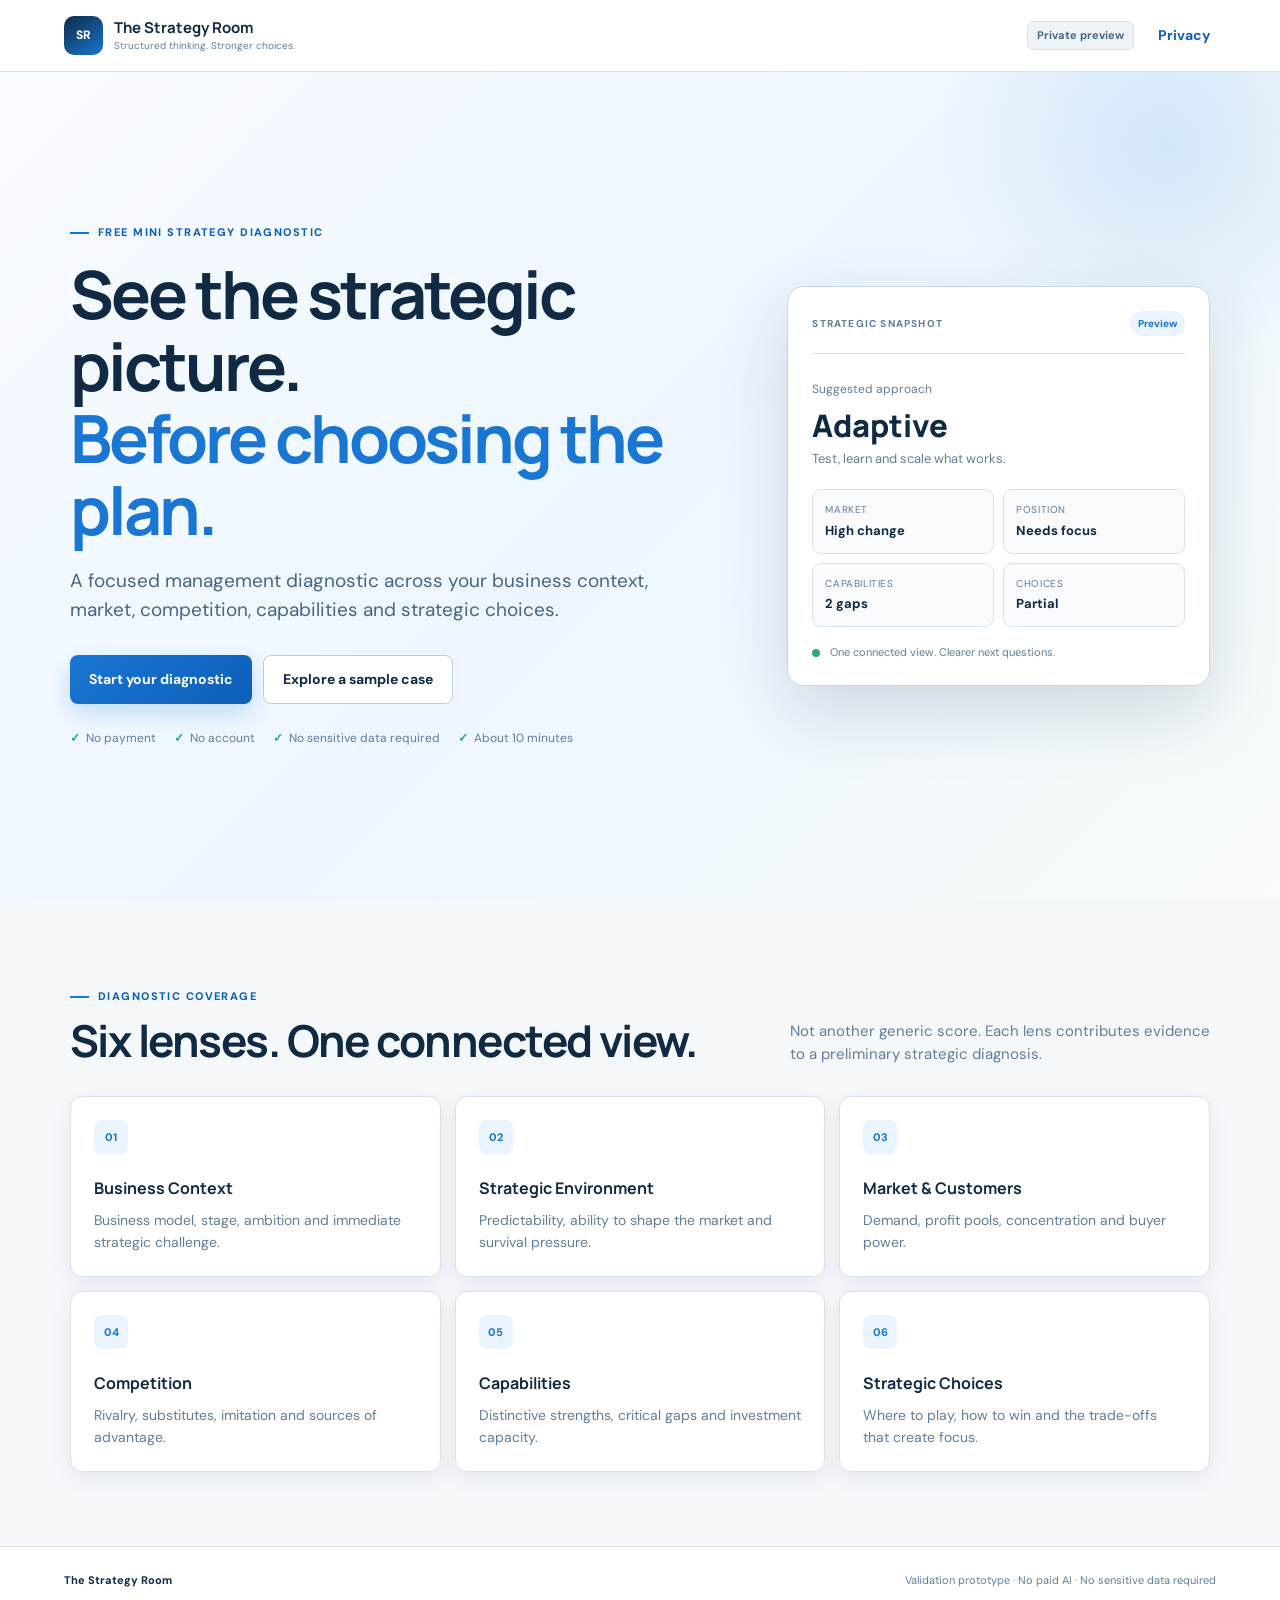
<file: index.html>
<!doctype html>
<html lang="en" dir="ltr">
<head>
  <meta charset="utf-8"><meta name="viewport" content="width=device-width, initial-scale=1">
  <meta name="description" content="A free, structured strategy diagnostic for leadership teams.">
  <title>The Strategy Room | Mini Strategy Diagnostic</title>
  <link rel="preconnect" href="https://fonts.googleapis.com"><link rel="preconnect" href="https://fonts.gstatic.com" crossorigin>
  <link href="https://fonts.googleapis.com/css2?family=DM+Sans:wght@400;500;600;700&family=Manrope:wght@500;600;700;800&display=swap" rel="stylesheet">
  <link rel="stylesheet" href="styles.css">
</head>
<body>
  <header class="site-header"><a class="brand" href="#top" aria-label="The Strategy Room home"><span class="brand-mark">SR</span><span><b>The Strategy Room</b><small>Structured thinking. Stronger choices.</small></span></a><div class="header-actions"><span class="prototype-chip">Private preview</span><button class="text-button" id="privacyOpen">Privacy</button></div></header>
  <main id="top">
    <section class="hero section" data-screen="landing"><div class="hero-layout"><div class="hero-content"><div class="eyebrow"><i></i> FREE MINI STRATEGY DIAGNOSTIC</div><h1>See the strategic picture.<br><span>Before choosing the plan.</span></h1><p class="hero-copy">A focused management diagnostic across your business context, market, competition, capabilities and strategic choices.</p><div class="hero-actions"><button class="primary-button" data-action="begin">Start your diagnostic</button><button class="secondary-button" data-action="sample">Explore a sample case</button></div><div class="trust-row"><span>No payment</span><span>No account</span><span>No sensitive data required</span><span>About 10 minutes</span></div></div><aside class="diagnostic-preview" aria-label="Diagnostic output preview"><div class="preview-top"><span>STRATEGIC SNAPSHOT</span><span class="status-pill">Preview</span></div><div class="preview-score"><small>Suggested approach</small><strong>Adaptive</strong><p>Test, learn and scale what works.</p></div><div class="signal-grid"><div><small>Market</small><b>High change</b></div><div><small>Position</small><b>Needs focus</b></div><div><small>Capabilities</small><b>2 gaps</b></div><div><small>Choices</small><b>Partial</b></div></div><div class="preview-footer"><span></span><p>One connected view. Clearer next questions.</p></div></aside></div></section>
    <section class="section compact-section" aria-labelledby="what-test"><div class="section-heading"><div><div class="eyebrow"><i></i> DIAGNOSTIC COVERAGE</div><h2 id="what-test">Six lenses. One connected view.</h2></div><p>Not another generic score. Each lens contributes evidence to a preliminary strategic diagnosis.</p></div><div class="dimension-grid"><article><span class="card-icon">01</span><b>Business Context</b><p>Business model, stage, ambition and immediate strategic challenge.</p></article><article><span class="card-icon">02</span><b>Strategic Environment</b><p>Predictability, ability to shape the market and survival pressure.</p></article><article><span class="card-icon">03</span><b>Market & Customers</b><p>Demand, profit pools, concentration and buyer power.</p></article><article><span class="card-icon">04</span><b>Competition</b><p>Rivalry, substitutes, imitation and sources of advantage.</p></article><article><span class="card-icon">05</span><b>Capabilities</b><p>Distinctive strengths, critical gaps and investment capacity.</p></article><article><span class="card-icon">06</span><b>Strategic Choices</b><p>Where to play, how to win and the trade-offs that create focus.</p></article></div></section>
    <section class="section path-section" id="paths" hidden><div class="page-kicker">STEP 1 OF 4</div><h2>Choose your starting point</h2><p class="section-intro">Use a ready-made sample or work with information you are comfortable sharing.</p><div class="path-grid"><button class="path-card" data-path="build"><span class="path-icon">＋</span><b>Build Your Strategy</b><p>Connect business context, environment, market, capabilities and choices.</p><em>Start from scratch</em></button><button class="path-card" data-path="challenge"><span class="path-icon">✓</span><b>Challenge Your Business Plan</b><p>Stress-test a plan for gaps, contradictions, weak choices and execution risk.</p><em>Review an existing plan</em></button></div></section>
    <section class="section input-section" id="dataChoice" hidden><div class="page-kicker">STEP 2 OF 4</div><h2>Choose your information level</h2><p class="section-intro">You do not need to provide a company name or confidential information.</p><div class="choice-list"><button data-data-mode="sample"><span class="choice-icon">S</span><span><b>Ready-made sample company</b><small>The fastest way to explore the experience.</small></span></button><button data-data-mode="approximate"><span class="choice-icon">≈</span><span><b>Approximate information</b><small>Use ranges and general descriptions.</small></span></button><button data-data-mode="custom"><span class="choice-icon">C</span><span><b>Your own information</b><small>Real or hypothetical—you decide.</small></span></button></div></section>
    <section class="section assessment-section" id="assessment" hidden><div class="assessment-header"><div><div class="page-kicker">STEP 3 OF 4</div><h2 id="assessmentTitle">Mini Strategy Diagnostic</h2></div><div class="progress-wrap"><span id="progressText">0%</span><div class="progress-track"><i id="progressBar"></i></div></div></div><form id="assessmentForm" novalidate><div id="questionHost"></div><div class="form-actions"><button type="button" class="secondary-button" id="prevQuestion">Back</button><button type="button" class="primary-button" id="nextQuestion">Continue</button></div></form><button class="help-fab" id="helpOpen" type="button"><span>?</span> Help & feedback</button></section>
    <section class="section results-section" id="results" hidden><div class="page-kicker">STEP 4 OF 4</div><div class="results-hero"><div><div class="eyebrow"><i></i> YOUR MINI STRATEGY DIAGNOSTIC</div><h2>Preliminary strategic diagnosis</h2><p id="contextSummary">A structured reading of your answers—not a substitute for full analysis or management judgement.</p></div><div class="approach-badge"><small>Suggested approach</small><strong id="strategyApproach">—</strong></div></div><div class="approach-explanation" id="approachExplanation"></div><div class="results-columns"><div class="result-panel"><div class="panel-heading"><span>01</span><h3>External Signals</h3></div><div id="externalFindings"></div></div><div class="result-panel alert-panel"><div class="panel-heading"><span>02</span><h3>Internal Diagnosis</h3></div><div id="internalFindings"></div></div></div><div class="result-panel swot-panel"><div class="panel-heading"><span>03</span><h3>Preliminary SWOT</h3></div><div class="swot-grid" id="swotGrid"></div></div><div class="results-columns"><div class="result-panel"><div class="panel-heading"><span>04</span><h3>Top Strategic Issues</h3></div><div id="strategicIssues"></div></div><div class="result-panel"><div class="panel-heading"><span>05</span><h3>Evidence Gaps</h3></div><div id="evidenceGaps"></div></div></div><div class="next-step-card"><div><span>FOUNDING PILOT</span><h3>Want to explore the deeper service?</h3><p>Register your interest in the full pilot. No payment or commitment required.</p></div><button class="primary-button" id="interestOpen">Register interest</button></div><div class="result-actions"><button class="secondary-button" id="restart">Start a new diagnostic</button><button class="text-button" id="exportData">Export my session</button></div></section>
  </main>
  <aside class="modal" id="feedbackModal" aria-hidden="true" role="dialog" aria-modal="true" aria-labelledby="feedbackTitle"><div class="modal-card"><button class="modal-close" data-close="feedbackModal" aria-label="Close">×</button><div class="eyebrow"><i></i> HELP & FEEDBACK</div><h2 id="feedbackTitle">What do you need?</h2><div class="feedback-types"><button data-feedback="unclear">Question is unclear</button><button data-feedback="no_data">I do not have the data</button><button data-feedback="sensitive">Information is sensitive</button><button data-feedback="example">I need an example</button><button data-feedback="technical">Technical issue</button><button data-feedback="suggestion">I have a suggestion</button></div><label class="field-label">Comment—optional<textarea id="feedbackText" rows="4" placeholder="Tell us what stopped you or what should improve"></textarea></label><button class="primary-button full-button" id="feedbackSubmit">Save feedback</button><p class="microcopy">Feedback remains in this browser and can be exported with your session.</p></div></aside>
  <aside class="modal" id="interestModal" aria-hidden="true" role="dialog" aria-modal="true" aria-labelledby="interestTitle"><div class="modal-card"><button class="modal-close" data-close="interestModal" aria-label="Close">×</button><div class="eyebrow"><i></i> FOUNDING PILOT</div><h2 id="interestTitle">Which service interests you?</h2><div class="interest-options"><label><input type="radio" name="interest" value="full_build"><span><b>Build My Strategy</b>Develop a complete strategy from the ground up.</span></label><label><input type="radio" name="interest" value="plan_review"><span><b>Challenge My Business Plan</b>Review or redesign an existing plan.</span></label><label><input type="radio" name="interest" value="updates"><span><b>Keep Me Updated</b>Notify me when the pilot opens.</span></label></div><label class="field-label">Email—optional in this preview<input id="interestEmail" type="email" placeholder="name@company.com"></label><label class="consent"><input id="foundingBenefit" type="checkbox"><span>I would like priority access and a founding-client benefit when the pilot launches.</span></label><button class="primary-button full-button" id="interestSubmit">Register interest</button><div class="success-message" id="interestSuccess" hidden>Your choice was saved in this browser. No data is sent in this preview.</div></div></aside>
  <aside class="modal" id="privacyModal" aria-hidden="true" role="dialog" aria-modal="true" aria-labelledby="privacyTitle"><div class="modal-card"><button class="modal-close" data-close="privacyModal" aria-label="Close">×</button><div class="eyebrow"><i></i> PRIVACY BY CHOICE</div><h2 id="privacyTitle">Your information stays under your control</h2><p>This preview does not send your answers to a server. Answers and events remain in this browser using local storage.</p><ul><li>Use a completely hypothetical company.</li><li>No company name is required.</li><li>Export your session whenever you choose.</li><li>Erase all local data instantly.</li></ul><button class="danger-button full-button" id="eraseData">Erase all session data</button></div></aside>
  <footer><b>The Strategy Room</b><span>Validation prototype · No paid AI · No sensitive data required</span></footer><script src="config.js"></script><script src="app.js"></script>
</body></html>
</file>
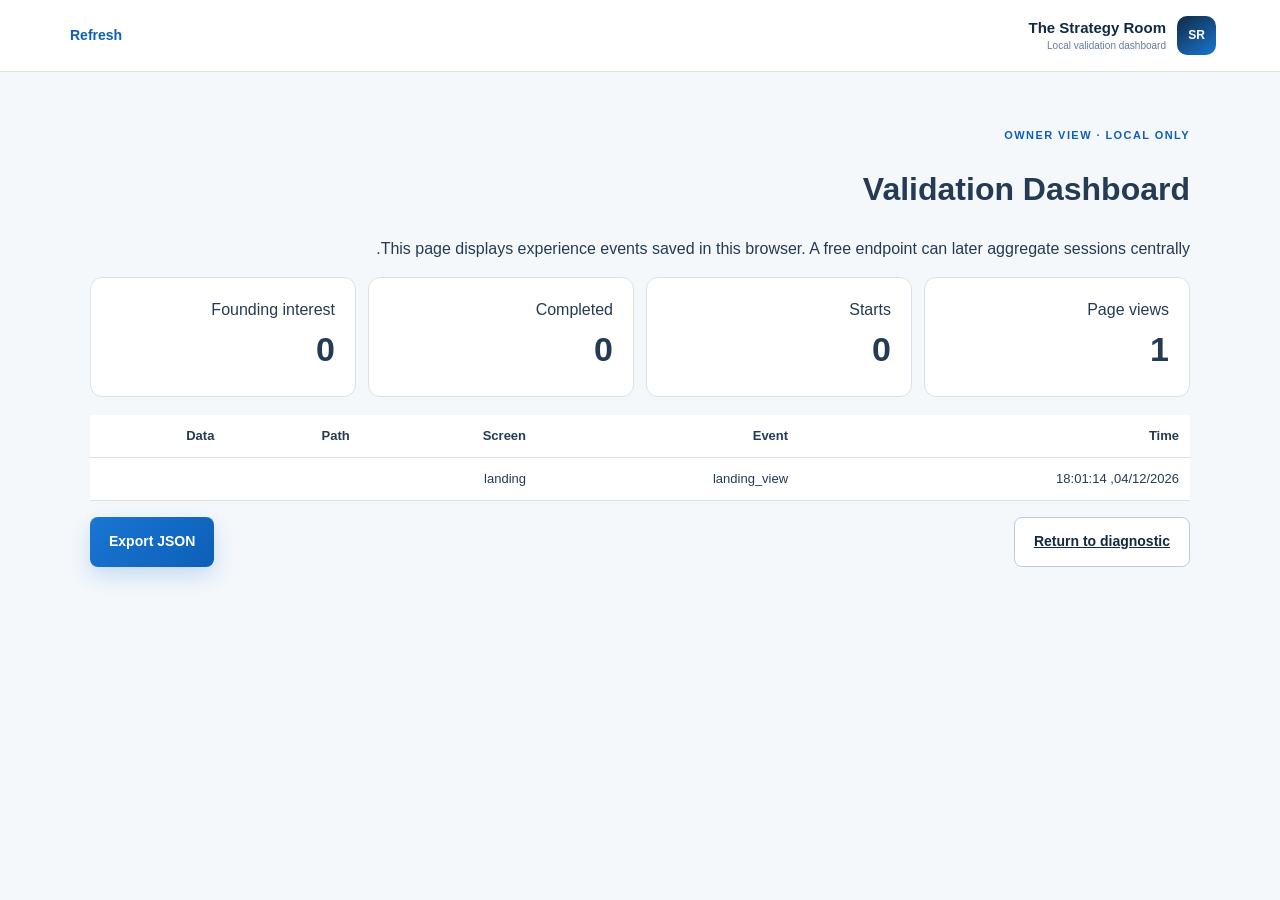
<file: analytics.html>
<!doctype html>
<html lang="ar" dir="rtl">
<head><meta charset="utf-8"><meta name="viewport" content="width=device-width,initial-scale=1"><title>Strategy Room | Local Validation Dashboard</title><link rel="stylesheet" href="styles.css"><style>.dashboard{width:min(1100px,calc(100% - 36px));margin:auto;padding:55px 0}.metric-grid{display:grid;grid-template-columns:repeat(4,1fr);gap:12px}.metric{background:#fff;border:1px solid var(--line);border-radius:12px;padding:20px}.metric strong{display:block;font-size:34px}.event-table{width:100%;border-collapse:collapse;background:#fff;margin-top:18px}.event-table th,.event-table td{text-align:right;padding:11px;border-bottom:1px solid var(--line);font-size:13px}.empty{background:#fff3d9;padding:18px;border-radius:10px}@media(max-width:700px){.metric-grid{grid-template-columns:1fr 1fr}.event-table{display:block;overflow:auto}}</style></head>
<body><header class="site-header"><a class="brand" href="index.html"><span class="brand-mark">SR</span><span><b>The Strategy Room</b><small>Local validation dashboard</small></span></a><button class="text-button" id="refresh">Refresh</button></header><main class="dashboard"><div class="eyebrow">OWNER VIEW · LOCAL ONLY</div><h1>Validation Dashboard</h1><p>This page displays experience events saved in this browser. A free endpoint can later aggregate sessions centrally.</p><div class="metric-grid" id="metrics"></div><div id="empty" class="empty" hidden>No events yet. Open the diagnostic and complete at least one path.</div><table class="event-table"><thead><tr><th>Time</th><th>Event</th><th>Screen</th><th>Path</th><th>Data</th></tr></thead><tbody id="events"></tbody></table><div class="result-actions"><a class="secondary-button" href="index.html">Return to diagnostic</a><button class="primary-button" id="download">Export JSON</button></div></main><script>const key='strategyRoomMvpV3';const read=()=>JSON.parse(localStorage.getItem(key)||'{"events":[]}');function draw(){const s=read(),e=s.events||[],names=e.map(x=>x.name),count=n=>names.filter(x=>x===n).length;document.querySelector('#metrics').innerHTML=[['Page views',count('landing_view')],['Starts',count('diagnostic_start')],['Completed',count('diagnostic_complete')],['Founding interest',count('founding_interest')]].map(x=>`<div class="metric"><span>${x[0]}</span><strong>${x[1]}</strong></div>`).join('');document.querySelector('#empty').hidden=e.length>0;document.querySelector('#events').innerHTML=e.slice().reverse().map(x=>`<tr><td>${new Date(x.at).toLocaleString('en-GB')}</td><td>${x.name}</td><td>${x.screen||''}</td><td>${x.path||''}</td><td>${x.dataMode||''}</td></tr>`).join('')}draw();document.querySelector('#refresh').onclick=draw;document.querySelector('#download').onclick=()=>{const blob=new Blob([JSON.stringify(read(),null,2)],{type:'application/json'}),a=document.createElement('a');a.href=URL.createObjectURL(blob);a.download='strategy-room-validation.json';a.click();URL.revokeObjectURL(a.href)};</script></body></html>
</file>
<file: styles.css>
:root{--navy:#102a43;--navy2:#183b56;--blue:#1976d2;--blue2:#0d5fb8;--sky:#eaf4ff;--mint:#28a787;--ink:#243b53;--muted:#627d98;--bg:#f5f8fb;--white:#fff;--line:#d9e2ec;--orange:#e9804f;--shadow:0 18px 50px rgba(16,42,67,.10);--soft-shadow:0 7px 24px rgba(16,42,67,.07);font-family:"DM Sans","Segoe UI",sans-serif;color:var(--ink);background:var(--bg)}*{box-sizing:border-box}html{scroll-behavior:smooth}body{margin:0;line-height:1.55;background:var(--bg);font-size:16px}h1,h2,h3,h4,.brand b{font-family:Manrope,"Segoe UI",sans-serif}button,input,textarea{font:inherit}.site-header{height:72px;display:flex;align-items:center;justify-content:space-between;padding:0 max(22px,5vw);position:sticky;top:0;z-index:30;background:rgba(255,255,255,.96);backdrop-filter:blur(14px);border-bottom:1px solid var(--line)}.brand{display:flex;align-items:center;gap:11px;text-decoration:none;color:var(--navy)}.brand-mark{width:39px;height:39px;border-radius:10px;display:grid;place-items:center;background:linear-gradient(145deg,var(--navy),var(--blue));color:white;font-weight:800;font-size:12px}.brand span:last-child{display:flex;flex-direction:column;line-height:1.1}.brand b{font-size:15px}.brand small{font-size:10px;color:var(--muted);margin-top:4px}.header-actions{display:flex;align-items:center;gap:18px}.prototype-chip{font-size:11px;font-weight:700;color:#486581;background:#eef3f8;border:1px solid var(--line);padding:5px 9px;border-radius:6px}.text-button{border:0;background:transparent;color:var(--blue2);font-weight:700;font-size:14px;cursor:pointer}.section{width:min(1140px,calc(100% - 42px));margin:auto;padding:74px 0}.hero{width:100%;max-width:none;min-height:calc(100vh - 72px);padding-inline:max(22px,calc((100vw - 1140px)/2));display:grid;align-items:center;background:linear-gradient(135deg,#f8fbff 0%,#edf6ff 50%,#f7fbfa 100%);position:relative;overflow:hidden}.hero:before{content:"";position:absolute;right:-120px;top:-160px;width:470px;height:470px;border-radius:50%;background:radial-gradient(circle,rgba(25,118,210,.13),rgba(25,118,210,0) 68%)}.hero-layout{display:grid;grid-template-columns:minmax(0,1.1fr) minmax(350px,.72fr);gap:72px;align-items:center;position:relative}.eyebrow,.page-kicker{font-size:11px;font-weight:800;letter-spacing:.13em;color:var(--blue2)}.eyebrow{display:flex;align-items:center;gap:9px}.eyebrow i{width:19px;height:2px;background:var(--blue);display:inline-block}.hero h1{font-size:clamp(43px,5.2vw,68px);line-height:1.08;letter-spacing:-.045em;margin:17px 0 20px;max-width:760px;color:var(--navy)}.hero h1 span{color:var(--blue)}.hero-copy{font-size:19px;max-width:650px;color:#486581;margin:0}.hero-actions{display:flex;gap:11px;margin-top:30px;flex-wrap:wrap}.primary-button,.secondary-button,.danger-button{border:0;border-radius:8px;padding:13px 19px;font-weight:700;font-size:14px;cursor:pointer;transition:.2s}.primary-button{background:linear-gradient(135deg,var(--blue),var(--blue2));color:white;box-shadow:0 9px 22px rgba(25,118,210,.22)}.primary-button:hover{transform:translateY(-2px);box-shadow:0 13px 30px rgba(25,118,210,.27)}.secondary-button{background:white;border:1px solid #bcccdc;color:var(--navy)}.secondary-button:hover{border-color:var(--blue);color:var(--blue)}.danger-button{background:#fff0eb;color:#a04427}.trust-row{display:flex;flex-wrap:wrap;gap:18px;margin-top:25px;color:var(--muted);font-size:12px}.trust-row span:before{content:"✓";color:var(--mint);font-weight:800;margin-right:6px}.diagnostic-preview{background:white;border:1px solid #c9d7e5;border-radius:16px;padding:24px;box-shadow:0 28px 70px rgba(16,42,67,.15);position:relative}.diagnostic-preview:after{content:"";position:absolute;inset:8px -9px -9px 8px;border:1px solid #d8e7f5;border-radius:16px;z-index:-1}.preview-top{display:flex;justify-content:space-between;align-items:center;font-size:10px;letter-spacing:.12em;font-weight:800;color:var(--muted);padding-bottom:17px;border-bottom:1px solid var(--line)}.status-pill{letter-spacing:0;color:var(--blue);background:var(--sky);border-radius:20px;padding:5px 8px}.preview-score{padding:22px 0 20px}.preview-score small{color:var(--muted);font-size:12px}.preview-score strong{display:block;font:800 31px Manrope;color:var(--navy);margin-top:3px}.preview-score p{margin:3px 0 0;color:var(--muted);font-size:13px}.signal-grid{display:grid;grid-template-columns:1fr 1fr;gap:9px}.signal-grid div{border:1px solid var(--line);background:#f8fafc;border-radius:9px;padding:12px}.signal-grid small,.signal-grid b{display:block}.signal-grid small{font-size:10px;color:var(--muted);text-transform:uppercase;letter-spacing:.06em}.signal-grid b{font-size:13px;color:var(--navy);margin-top:3px}.preview-footer{display:flex;align-items:center;gap:10px;margin-top:17px}.preview-footer span{width:8px;height:8px;background:var(--mint);border-radius:50%}.preview-footer p{margin:0;font-size:11px;color:var(--muted)}.compact-section{padding-top:88px}.section-heading{display:flex;justify-content:space-between;align-items:end;gap:50px;margin-bottom:30px}.section-heading>p{max-width:420px;color:var(--muted);font-size:15px;margin:0}.section h2{font-size:clamp(30px,3.5vw,44px);line-height:1.16;margin:10px 0 0;color:var(--navy);letter-spacing:-.035em}.dimension-grid{display:grid;grid-template-columns:repeat(3,1fr);gap:14px}.dimension-grid article,.result-panel{background:white;border:1px solid var(--line);padding:23px;border-radius:12px;box-shadow:var(--soft-shadow)}.dimension-grid article{min-height:180px;transition:.22s}.dimension-grid article:hover{transform:translateY(-4px);border-color:#9cc7ef;box-shadow:var(--shadow)}.card-icon{display:grid;place-items:center;width:34px;height:34px;background:var(--sky);color:var(--blue);font-size:11px;font-weight:800;border-radius:8px;margin-bottom:23px}.dimension-grid b{font:700 16px Manrope;color:var(--navy)}.dimension-grid p{margin:8px 0 0;color:var(--muted);font-size:14px}.path-section,.input-section,.assessment-section,.results-section{min-height:78vh}.section-intro{font-size:16px;color:var(--muted);max-width:670px}.path-grid{display:grid;grid-template-columns:1fr 1fr;gap:17px;margin-top:30px}.path-card{min-height:265px;text-align:left;border:1px solid var(--line);border-radius:14px;padding:28px;background:white;cursor:pointer;display:flex;flex-direction:column;align-items:flex-start;transition:.22s;color:var(--ink);box-shadow:var(--soft-shadow)}.path-card:hover{border-color:var(--blue);transform:translateY(-4px);box-shadow:var(--shadow)}.path-icon,.choice-icon{display:grid;place-items:center;width:42px;height:42px;border-radius:10px;background:var(--sky);color:var(--blue);font-weight:800;margin-bottom:28px}.path-card b{font:700 22px Manrope;color:var(--navy)}.path-card p{font-size:15px;color:var(--muted);max-width:430px}.path-card em{margin-top:auto;color:var(--blue);font-style:normal;font-weight:700;font-size:13px}.choice-list{display:grid;gap:11px;margin-top:28px;max-width:800px}.choice-list button{display:flex;align-items:center;gap:17px;text-align:left;padding:18px;border-radius:11px;background:white;border:1px solid var(--line);cursor:pointer;color:var(--ink);box-shadow:var(--soft-shadow)}.choice-list button:hover{border-color:var(--blue);transform:translateX(3px)}.choice-icon{width:38px;height:38px;margin:0;flex:0 0 auto}.choice-list button>span:last-child{display:flex;flex-direction:column}.choice-list b{font:700 15px Manrope;color:var(--navy)}.choice-list small{color:var(--muted);font-size:13px;margin-top:3px}.assessment-header{display:flex;justify-content:space-between;gap:30px;align-items:center}.progress-wrap{width:235px}.progress-wrap span{font-size:11px;font-weight:700;color:var(--muted)}.progress-track{height:6px;border-radius:20px;background:#dde7f0;overflow:hidden;margin-top:7px}.progress-track i{display:block;height:100%;background:linear-gradient(90deg,var(--blue),var(--mint));transition:.3s}.question-card{background:white;border:1px solid var(--line);padding:30px;border-radius:14px;max-width:900px;margin-top:27px;box-shadow:var(--shadow)}.question-card .domain{font-size:10px;font-weight:800;color:var(--blue);letter-spacing:.13em}.question-card h3{font-size:clamp(23px,2.7vw,31px);line-height:1.28;margin:12px 0 7px;color:var(--navy)}.question-card .why{color:var(--muted);font-size:14px;margin:0 0 23px}.option-list{display:grid;grid-template-columns:1fr 1fr;gap:9px}.option-list label{display:flex;align-items:flex-start;gap:10px;background:#f9fbfd;border:1px solid var(--line);border-radius:9px;padding:14px;cursor:pointer;min-height:82px}.option-list label:hover{border-color:#9cc7ef}.option-list label:has(input:checked){border-color:var(--blue);background:var(--sky);box-shadow:inset 0 0 0 1px var(--blue)}.option-list input{margin-top:4px;accent-color:var(--blue)}.option-list span{display:flex;flex-direction:column}.option-list b{font-size:14px;color:var(--navy)}.option-list small{color:var(--muted);font-size:12px;margin-top:3px}.field-label{display:flex;flex-direction:column;gap:7px;font-weight:600;font-size:13px;margin-top:18px;color:var(--ink)}.field-label input,.field-label textarea{border:1px solid var(--line);border-radius:8px;padding:11px;background:white;resize:vertical;font-size:14px}.form-actions{display:flex;justify-content:space-between;max-width:900px;margin-top:16px}.help-fab{position:fixed;bottom:20px;right:20px;border:0;background:var(--navy);color:white;border-radius:30px;padding:10px 14px;font-size:12px;font-weight:700;cursor:pointer;box-shadow:var(--shadow);z-index:15}.help-fab span{display:inline-grid;place-items:center;width:20px;height:20px;border-radius:50%;background:#d9eeff;color:var(--navy);margin-right:5px}.results-hero{display:flex;align-items:center;justify-content:space-between;gap:30px;background:linear-gradient(120deg,var(--navy),var(--navy2));color:white;border-radius:15px;padding:34px;margin-top:17px;box-shadow:var(--shadow)}.results-hero h2{color:white;font-size:35px}.results-hero p{color:#bcccdc;max-width:690px;font-size:14px}.approach-badge{min-width:215px;min-height:120px;border:1px solid #7bb7e8;border-radius:11px;display:flex;flex-direction:column;align-items:center;justify-content:center;padding:17px;text-align:center}.approach-badge small{font-size:10px;text-transform:uppercase;letter-spacing:.1em;color:#bcccdc}.approach-badge strong{font:800 27px Manrope;color:white;margin-top:6px}.approach-explanation{background:#eaf4ff;border-left:4px solid var(--blue);padding:15px 19px;margin:16px 0;border-radius:8px;font-size:14px}.results-columns{display:grid;grid-template-columns:1fr 1fr;gap:16px;margin-top:16px}.panel-heading{display:flex;align-items:center;gap:10px;border-bottom:1px solid var(--line);padding-bottom:13px}.panel-heading span{display:grid;place-items:center;width:29px;height:29px;border-radius:7px;background:var(--sky);color:var(--blue);font-size:10px;font-weight:800}.result-panel h3{font-size:18px;margin:0;color:var(--navy)}.finding{border-top:1px solid #e8eef4;padding:13px 0}.finding:first-of-type{border-top:0}.finding p{color:var(--muted);font-size:13px;margin:3px 0}.finding-tag{display:inline-block;font-size:10px;font-weight:800;color:var(--blue);text-transform:uppercase;letter-spacing:.04em}.alert-panel{border-top:3px solid var(--orange)}.swot-panel{margin-top:16px}.swot-grid{display:grid;grid-template-columns:repeat(2,1fr);gap:10px;margin-top:15px}.swot-cell{border:1px solid var(--line);border-radius:9px;padding:15px;background:#f9fbfd}.swot-cell h4{margin:0 0 7px;color:var(--navy);font-size:15px}.swot-cell span{display:block;color:var(--muted);font-size:12px;padding:6px 0;border-top:1px solid #e8eef4}.swot-cell span:first-of-type{border-top:0}.next-step-card{display:flex;justify-content:space-between;align-items:center;gap:30px;background:linear-gradient(135deg,#eef6ff,#f2faf8);border:1px solid #cfe2f3;border-radius:12px;padding:26px;margin-top:16px}.next-step-card>div>span{font-size:10px;font-weight:800;letter-spacing:.1em;color:var(--blue)}.next-step-card h3{font-size:23px;margin:5px 0;color:var(--navy)}.next-step-card p{margin:0;max-width:700px;color:var(--muted);font-size:14px}.result-actions{display:flex;justify-content:space-between;margin-top:16px}.modal{position:fixed;inset:0;background:rgba(8,28,45,.73);display:none;place-items:center;padding:20px;z-index:50}.modal.open{display:grid}.modal-card{width:min(610px,100%);max-height:90vh;overflow:auto;background:white;border-radius:14px;padding:30px;position:relative;box-shadow:var(--shadow)}.modal-card h2{font-size:29px}.modal-close{position:absolute;right:17px;top:13px;border:0;background:transparent;font-size:27px;cursor:pointer;color:var(--muted)}.feedback-types{display:flex;flex-wrap:wrap;gap:7px}.feedback-types button{border:1px solid var(--line);background:#f9fbfd;border-radius:7px;padding:8px 10px;cursor:pointer;font-size:12px}.feedback-types button.selected{background:var(--blue);color:white}.full-button{width:100%;margin-top:17px}.microcopy{font-size:11px;color:var(--muted)}.interest-options{display:grid;gap:9px}.interest-options label{display:flex;gap:11px;background:#f9fbfd;border:1px solid var(--line);padding:13px;border-radius:9px;cursor:pointer;font-size:13px}.interest-options label:has(input:checked){border-color:var(--blue);background:var(--sky)}.interest-options span{display:flex;flex-direction:column}.interest-options input{accent-color:var(--blue)}.consent{display:flex;gap:9px;margin-top:17px;font-size:12px}.success-message{background:#e5f6f0;padding:11px;border-radius:8px;margin-top:11px;font-size:13px}.modal-card li{margin:8px 0}footer{border-top:1px solid var(--line);padding:25px max(22px,5vw);display:flex;justify-content:space-between;color:var(--muted);font-size:11px;background:white}footer b{color:var(--navy)}[hidden]{display:none!important}@media(max-width:820px){.hero-layout{grid-template-columns:1fr;gap:42px}.hero{padding-block:65px}.diagnostic-preview{max-width:520px}.dimension-grid{grid-template-columns:repeat(2,1fr)}}@media(max-width:620px){.site-header{height:65px}.brand small,.prototype-chip{display:none}.section{width:min(100% - 28px,1140px);padding:50px 0}.hero{min-height:auto;padding:58px 18px}.hero h1{font-size:40px}.hero-copy{font-size:17px}.diagnostic-preview{padding:18px}.dimension-grid,.path-grid,.results-columns,.swot-grid,.option-list{grid-template-columns:1fr}.section-heading,.assessment-header,.results-hero,.next-step-card{align-items:flex-start;flex-direction:column}.section-heading{gap:17px}.dimension-grid article{min-height:150px}.path-card{min-height:235px}.progress-wrap{width:100%}.approach-badge{width:100%;min-height:100px}.result-actions,footer{gap:13px;flex-direction:column}.help-fab{right:10px;bottom:10px}.trust-row{gap:9px}.trust-row span{width:calc(50% - 9px)}}
</file>
